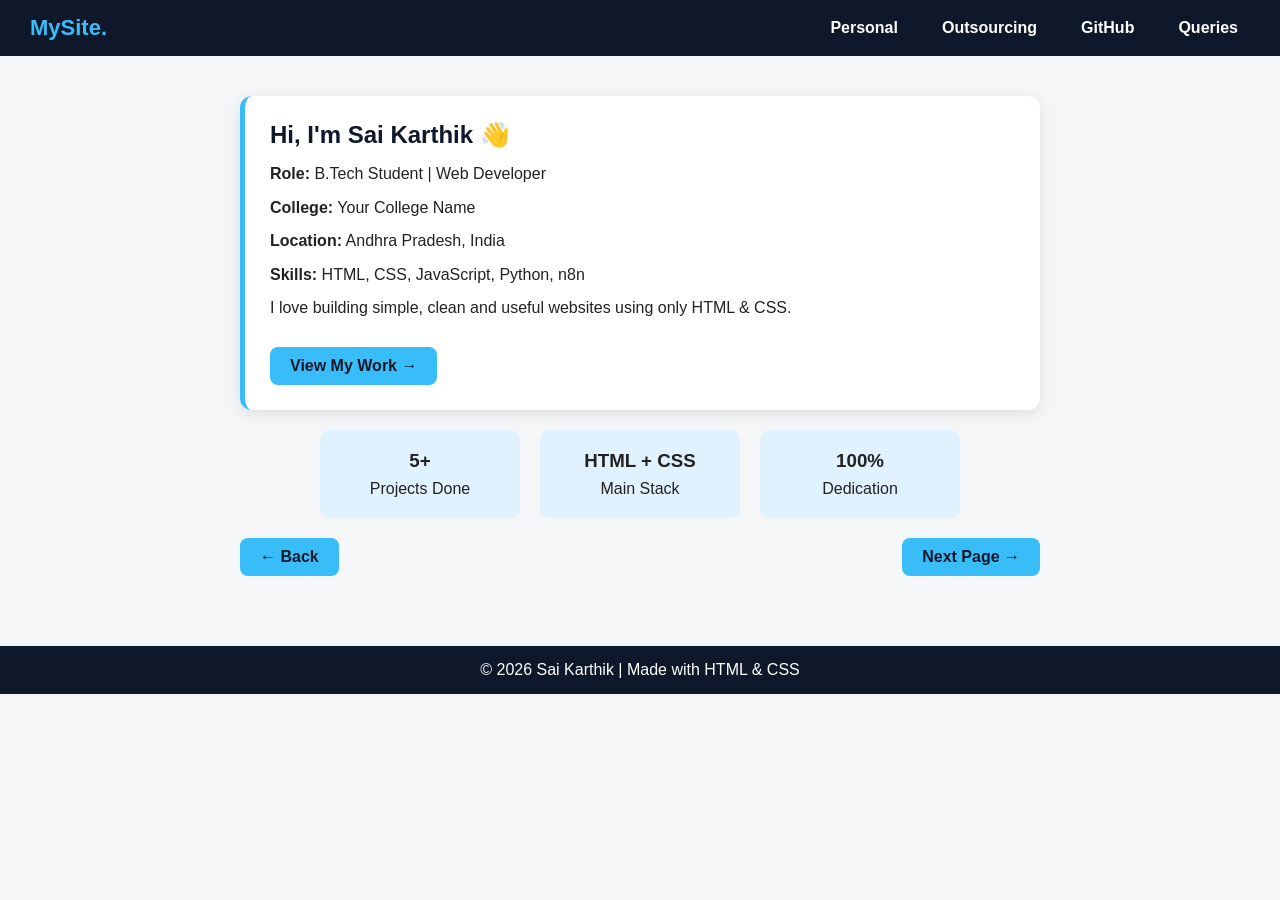
<file: index.html>
<!DOCTYPE html>
<html>
<head>
  <title>My Website - Home</title>
  <link rel="stylesheet" href="style.css">
</head>
<body>

  <nav class="navbar">
    <div class="logo">MySite.</div>
    <ul class="nav-links">
      <li><a href="index.html">Personal</a></li>
      <li><a href="outsourcing.html">Outsourcing</a></li>
      <li><a href="github.html">GitHub</a></li>
      <li><a href="contact.html">Queries</a></li>
    </ul>
  </nav>

  <div class="container">
    <div class="card">
      <h2>Hi, I'm Sai Karthik 👋</h2>
      <p><b>Role:</b> B.Tech Student | Web Developer</p>
      <p><b>College:</b> Your College Name</p>
      <p><b>Location:</b> Andhra Pradesh, India</p>
      <p><b>Skills:</b> HTML, CSS, JavaScript, Python, n8n</p>
      <p>I love building simple, clean and useful websites using only HTML & CSS.</p>
      <br>
      <a href="outsourcing.html" class="btn">View My Work →</a>
    </div>

    <div class="flex-row">
      <div class="flex-box"><h3>5+</h3><p>Projects Done</p></div>
      <div class="flex-box"><h3>HTML + CSS</h3><p>Main Stack</p></div>
      <div class="flex-box"><h3>100%</h3><p>Dedication</p></div>
    </div>
    <div class="flex-row" style="width: 800px; max-width: 95%;">
  <a href="contact.html" class="btn">← Back</a>
  <a href="outsourcing.html" target="_blank" class="btn" >Next Page →</a>
</div>
  </div>

  <div class="footer">© 2026 Sai Karthik | Made with HTML & CSS</div>
</body>
</html>
</file>
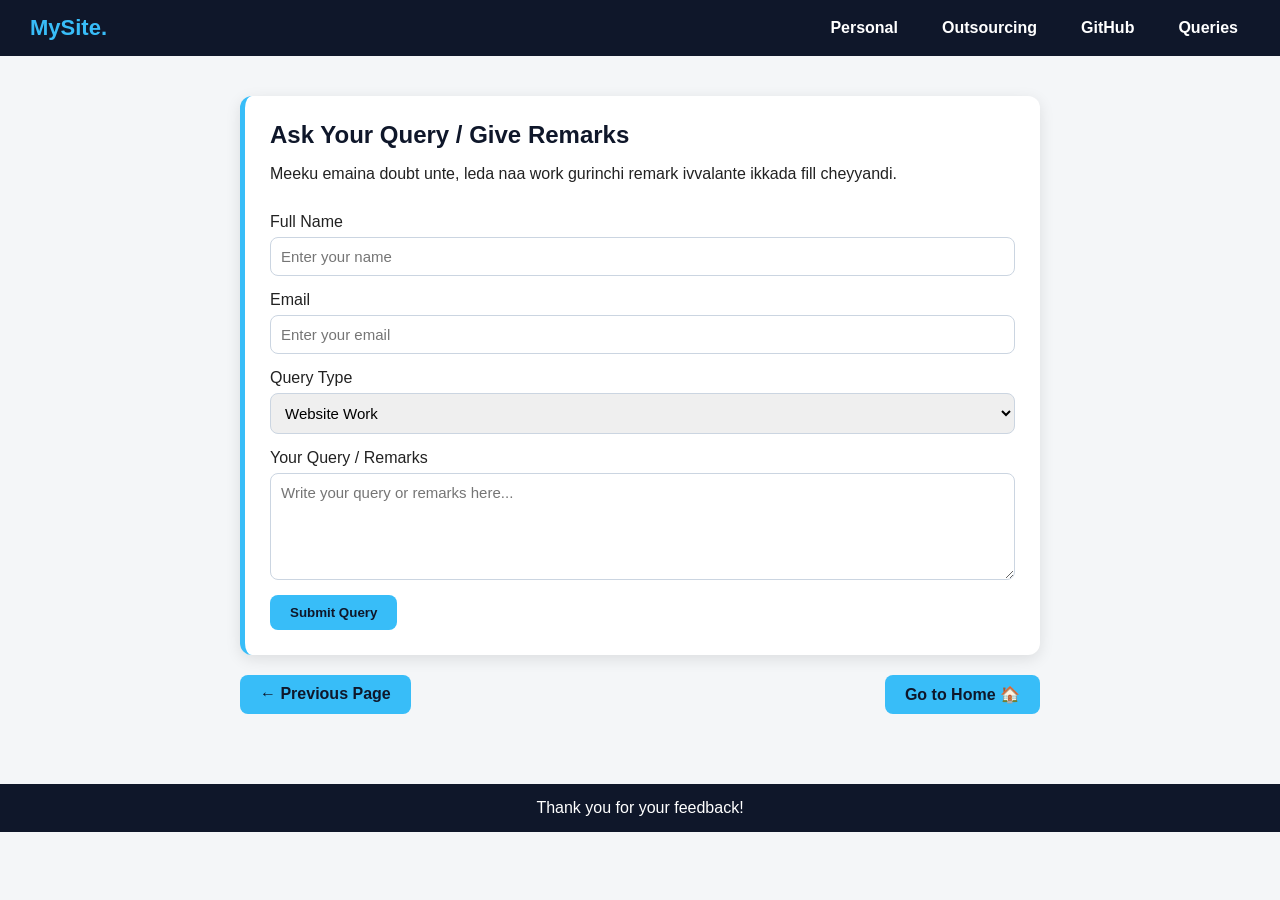
<file: contact.html>
<!DOCTYPE html>
<html>
<head>
  <title>Queries & Remarks</title>
  <link rel="stylesheet" href="style.css">
</head>
<body>
  <nav class="navbar">
    <div class="logo">MySite.</div>
    <ul class="nav-links">
      <li><a href="index.html">Personal</a></li>
      <li><a href="outsourcing.html">Outsourcing</a></li>
      <li><a href="github.html">GitHub</a></li>
      <li><a href="contact.html">Queries</a></li>
    </ul>
  </nav>

  <div class="container">
    <div class="card">
      <h2>Ask Your Query / Give Remarks</h2>
      <p>Meeku emaina doubt unte, leda naa work gurinchi remark ivvalante ikkada fill cheyyandi.</p>
      <br>
      <form>
        <div class="form-group">
          <label>Full Name</label>
          <input type="text" placeholder="Enter your name" required>
        </div>
        <div class="form-group">
          <label>Email</label>
          <input type="email" placeholder="Enter your email" required>
        </div>
        <div class="form-group">
          <label>Query Type</label>
          <select>
            <option>Website Work</option>
            <option>Outsourcing</option>
            <option>GitHub / Project</option>
            <option>Other</option>
          </select>
        </div>
        <div class="form-group">
          <label>Your Query / Remarks</label>
          <textarea rows="5" placeholder="Write your query or remarks here..." required></textarea>
        </div>
        <button class="btn" type="submit">Submit Query</button>
      </form>
    </div>
    <div class="flex-row" style="width: 800px; max-width: 95%;">
  <a href="github.html" class="btn">← Previous Page</a>
  <a href="index.html" target="_blank" class="btn">Go to Home 🏠</a>
</div>
  </div>
  <div class="footer">Thank you for your feedback!</div>
</body>
</html>
</file>
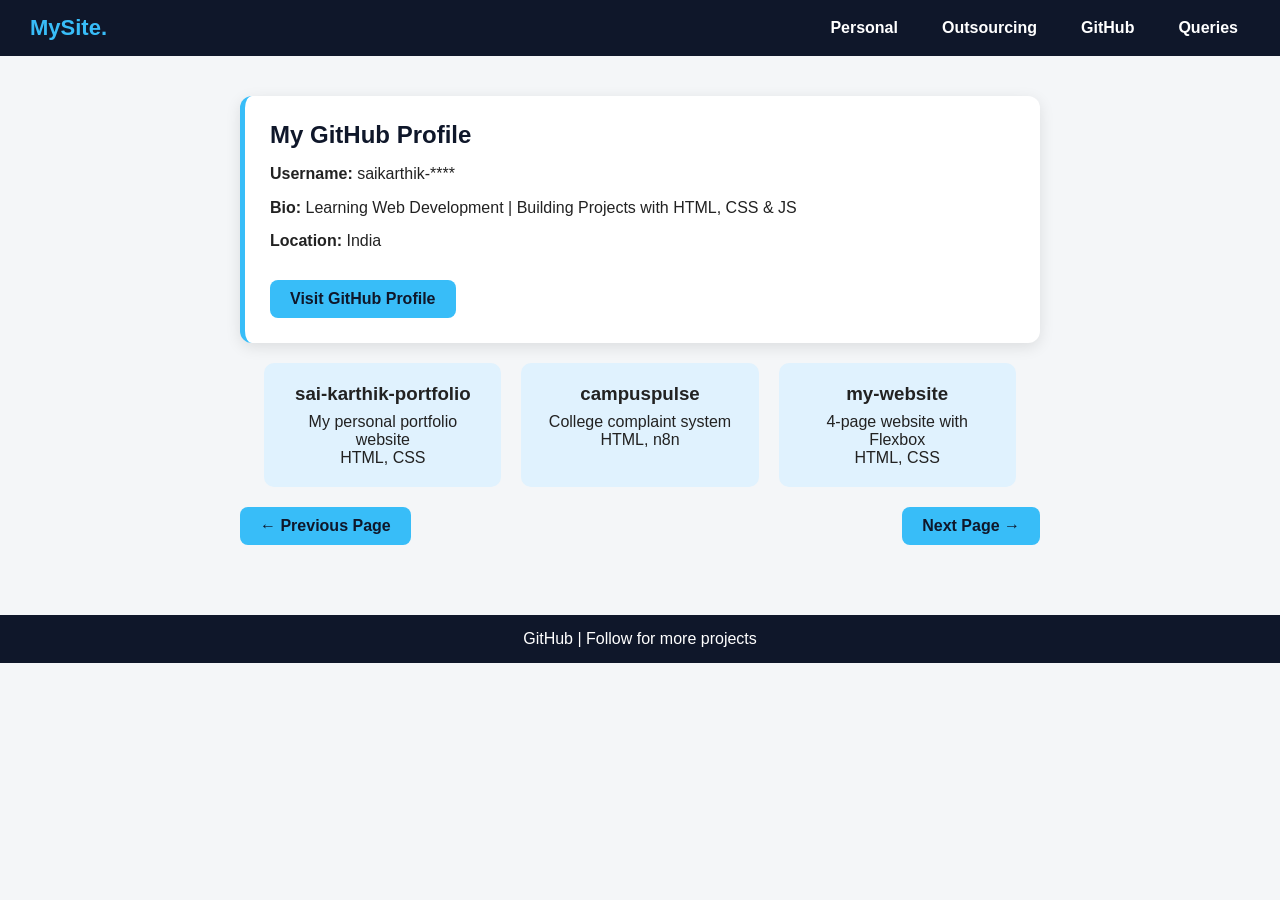
<file: github.html>
<!DOCTYPE html>
<html>
<head>
  <title>GitHub Profile</title>
  <link rel="stylesheet" href="style.css">
</head>
<body>
  <nav class="navbar">
    <div class="logo">MySite.</div>
    <ul class="nav-links">
      <li><a href="index.html">Personal</a></li>
      <li><a href="outsourcing.html">Outsourcing</a></li>
      <li><a href="github.html">GitHub</a></li>
      <li><a href="contact.html">Queries</a></li>
    </ul>
  </nav>

  <div class="container">
    <div class="card">
      <h2>My GitHub Profile</h2>
      <p><b>Username:</b> saikarthik-****</p>
      <p><b>Bio:</b> Learning Web Development | Building Projects with HTML, CSS & JS</p>
      <p><b>Location:</b> India</p>
      <br>
      <a href="https://github.com/" target="_blank" class="btn">Visit GitHub Profile</a>
    </div>

    <div class="flex-row">
      <div class="flex-box"><h3>sai-karthik-portfolio</h3><p>My personal portfolio website</p><p>HTML, CSS</p></div>
      <div class="flex-box"><h3>campuspulse</h3><p>College complaint system</p><p>HTML, n8n</p></div>
      <div class="flex-box"><h3>my-website</h3><p>4-page website with Flexbox</p><p>HTML, CSS</p></div>
    </div>
    <div class="flex-row" style="width: 800px; max-width: 95%;">
  <a href="outsourcing.html" class="btn">← Previous Page</a>
  <a href="contact.html" target="_blank" class="btn">Next Page →</a>
</div>  
  </div>
  <div class="footer">GitHub | Follow for more projects</div>
</body>
</html>
</file>
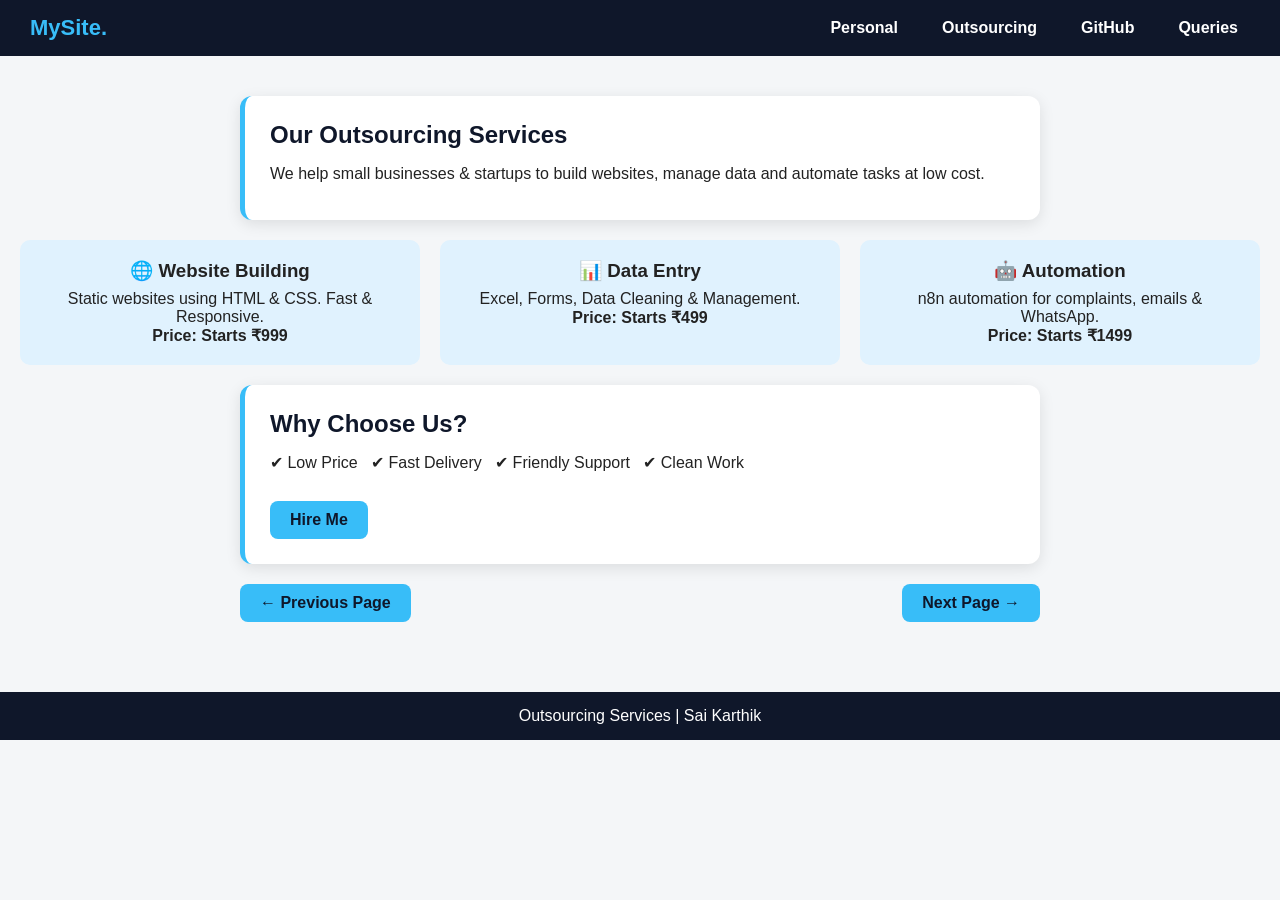
<file: outsourcing.html>
<!DOCTYPE html>
<html>
<head>
  <title>Outsourcing Services</title>
  <link rel="stylesheet" href="style.css">
</head>
<body>
  <nav class="navbar">
    <div class="logo">MySite.</div>
    <ul class="nav-links">
      <li><a href="index.html">Personal</a></li>
      <li><a href="outsourcing.html">Outsourcing</a></li>
      <li><a href="github.html">GitHub</a></li>
      <li><a href="contact.html">Queries</a></li>
    </ul>
  </nav>

  <div class="container">
    <div class="card">
      <h2>Our Outsourcing Services</h2>
      <p>We help small businesses & startups to build websites, manage data and automate tasks at low cost.</p>
    </div>

    <div class="flex-row">
      <div class="flex-box">
        <h3>🌐 Website Building</h3>
        <p>Static websites using HTML & CSS. Fast & Responsive.</p>
        <p><b>Price: Starts ₹999</b></p>
      </div>
      <div class="flex-box">
        <h3>📊 Data Entry</h3>
        <p>Excel, Forms, Data Cleaning & Management.</p>
        <p><b>Price: Starts ₹499</b></p>
      </div>
      <div class="flex-box">
        <h3>🤖 Automation</h3>
        <p>n8n automation for complaints, emails & WhatsApp.</p>
        <p><b>Price: Starts ₹1499</b></p>
      </div>
    </div>

    <div class="card">
      <h2>Why Choose Us?</h2>
      <p>✔ Low Price &nbsp; ✔ Fast Delivery &nbsp; ✔ Friendly Support &nbsp; ✔ Clean Work</p>
      <br>
      <a href="contact.html" class="btn">Hire Me</a>
    </div>
    <div class="flex-row" style="width: 800px; max-width: 95%;">
  <a href="index.html" class="btn">← Previous Page</a>
  <a href="github.html" target="_blank" class="btn">Next Page →</a>
</div>
  </div>
  <div class="footer">Outsourcing Services | Sai Karthik</div>
</body>
</html>
</file>
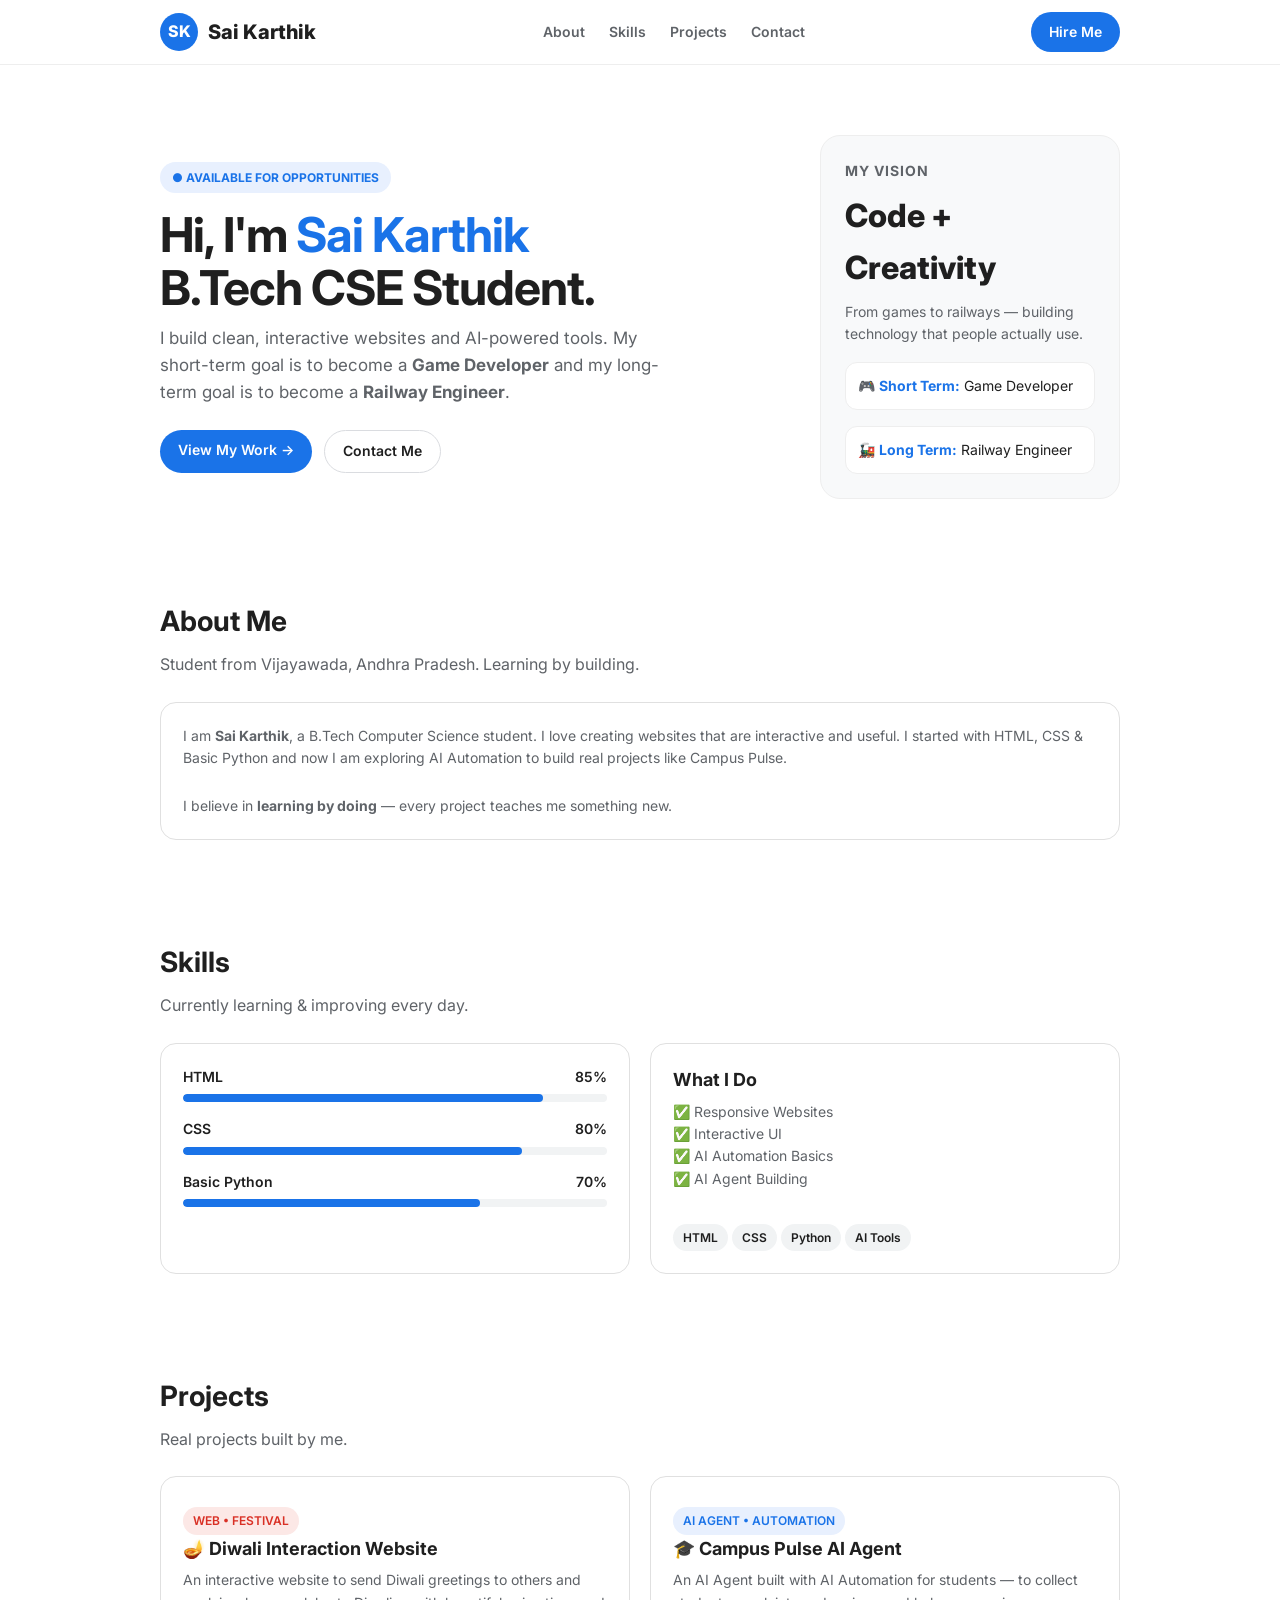
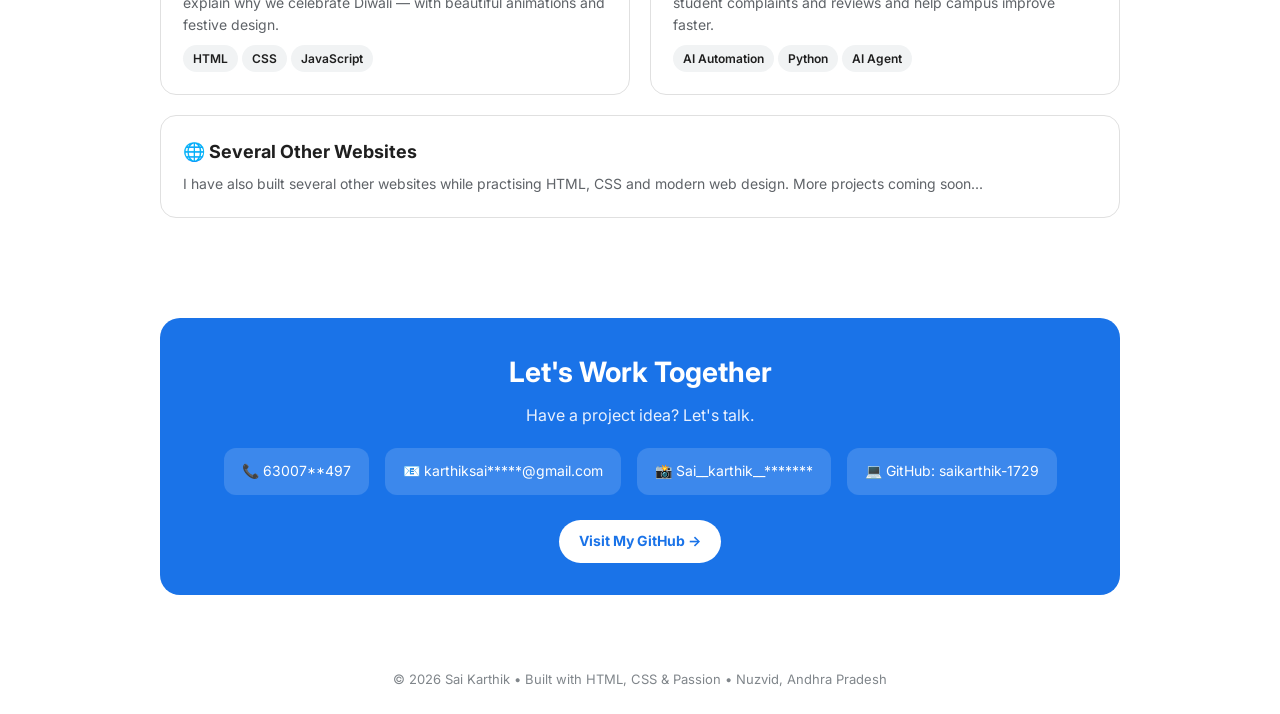
<file: portfolio.html>
<!DOCTYPE html>
<html lang="en">
<head>
<meta charset="UTF-8">
<meta name="viewport" content="width=device-width, initial-scale=1.0">
<title>Sai Karthik | Portfolio</title>
<link href="https://fonts.googleapis.com/css2?family=Inter:wght@400;600;700;800&display=swap" rel="stylesheet">
<style>
*{margin:0;padding:0;box-sizing:border-box;font-family:'Inter',sans-serif}
body{background:#fff;color:#1f1f1f;line-height:1.6}
a{text-decoration:none;color:inherit}
.container{max-width:1000px;margin:auto;padding:0 20px}
/* NAV */
nav{position:sticky;top:0;background:rgba(255,255,255,.95);backdrop-filter:blur(10px);border-bottom:1px solid #eee;z-index:10}
.nav-inner{display:flex;justify-content:space-between;align-items:center;height:64px}
.logo{display:flex;align-items:center;gap:10px;font-weight:800;font-size:20px}
.logo span{width:38px;height:38px;background:#1a73e8;color:#fff;display:grid;place-items:center;border-radius:50%;font-size:16px}
.nav-links{display:flex;gap:24px;font-size:14px;font-weight:600;color:#5f6368}
.nav-links a:hover{color:#1a73e8}
.btn{background:#1a73e8;color:#fff!important;padding:9px 18px;border-radius:999px;font-size:14px;font-weight:600}
/* HERO */
.hero{padding:70px 0 50px;display:flex;gap:40px;align-items:center;flex-wrap:wrap}
.hero-text{flex:1;min-width:280px}
.badge{background:#e8f0fe;color:#1a73e8;padding:6px 12px;border-radius:999px;font-size:12px;font-weight:700;display:inline-block}
.hero h1{font-size:48px;line-height:1.1;margin:16px 0 10px;letter-spacing:-1px}
.hero h1 span{color:#1a73e8}
.hero p{color:#5f6368;font-size:17px;max-width:520px}
.hero-btns{margin-top:24px;display:flex;gap:12px;flex-wrap:wrap}
.btn-outline{border:1px solid #dadce0;padding:9px 18px;border-radius:999px;font-size:14px;font-weight:600}
.hero-card{background:#f8f9fa;border:1px solid #eee;border-radius:20px;padding:24px;width:300px}
.hero-card h3{font-size:14px;color:#5f6368;text-transform:uppercase;letter-spacing:1px}
.hero-card .big{font-size:32px;font-weight:800;margin:8px 0}
.hero-card p{font-size:14px;color:#5f6368}
.goal-box{margin-top:16px;background:#fff;border:1px solid #eee;border-radius:12px;padding:12px;font-size:14px}
.goal-box b{color:#1a73e8}
/* SECTION */
section{padding:50px 0}
h2{font-size:28px;margin-bottom:8px}
.sub{color:#5f6368;margin-bottom:24px}
.grid{display:grid;grid-template-columns:1fr 1fr;gap:20px}
@media(max-width:700px){.grid{grid-template-columns:1fr}.hero h1{font-size:36px}}
.card{border:1px solid #e0e0e0;border-radius:16px;padding:22px;transition:.2s}
.card:hover{box-shadow:0 10px 30px rgba(0,0,0,.08);transform:translateY(-2px)}
.card h3{font-size:18px;margin-bottom:6px}
.card p{font-size:14px;color:#5f6368}
.tag{display:inline-block;background:#f1f3f4;padding:4px 10px;border-radius:999px;font-size:12px;font-weight:600;margin:8px 4px 0 0}
/* SKILLS */
.skill{margin-bottom:16px}
.skill-top{display:flex;justify-content:space-between;font-size:14px;font-weight:600;margin-bottom:6px}
.bar{height:8px;background:#f1f3f4;border-radius:999px;overflow:hidden}
.fill{height:100%;background:#1a73e8;border-radius:999px}
/* CONTACT */
.contact{background:#1a73e8;color:#fff;border-radius:20px;padding:32px;text-align:center}
.contact h2{color:#fff}
.contact p{color:#e8f0fe}
.contact-grid{display:flex;justify-content:center;gap:16px;flex-wrap:wrap;margin-top:20px}
.contact-item{background:rgba(255,255,255,.15);padding:12px 18px;border-radius:12px;font-size:14px}
footer{text-align:center;padding:24px;color:#80868b;font-size:13px}
</style>
</head>
<body>

<nav><div class="container nav-inner">
<div class="logo"><span>SK</span> Sai Karthik</div>
<div class="nav-links"><a href="#about">About</a><a href="#skills">Skills</a><a href="#projects">Projects</a><a href="#contact">Contact</a></div>
<a class="btn" href="#contact">Hire Me</a>
</div></nav>

<div class="container">
<div class="hero">
<div class="hero-text">
<span class="badge">● AVAILABLE FOR OPPORTUNITIES</span>
<h1>Hi, I'm <span>Sai Karthik</span><br>B.Tech CSE Student.</h1>
<p>I build clean, interactive websites and AI-powered tools. My short-term goal is to become a <b>Game Developer</b> and my long-term goal is to become a <b>Railway Engineer</b>.</p>
<div class="hero-btns"><a class="btn" href="#projects">View My Work →</a><a class="btn-outline" href="#contact">Contact Me</a></div>
</div>
<div class="hero-card">
<h3>My Vision</h3>
<div class="big">Code + Creativity</div>
<p>From games to railways — building technology that people actually use.</p>
<div class="goal-box">🎮 <b>Short Term:</b> Game Developer</div>
<div class="goal-box">🚂 <b>Long Term:</b> Railway Engineer</div>
</div>
</div>

<section id="about"><h2>About Me</h2><p class="sub">Student from Vijayawada, Andhra Pradesh. Learning by building.</p>
<div class="card"><p>I am <b>Sai Karthik</b>, a B.Tech Computer Science student. I love creating websites that are interactive and useful. I started with HTML, CSS & Basic Python and now I am exploring AI Automation to build real projects like Campus Pulse.</p><br><p>I believe in <b>learning by doing</b> — every project teaches me something new.</p></div>
</section>

<section id="skills"><h2>Skills</h2><p class="sub">Currently learning & improving every day.</p>
<div class="grid">
<div class="card">
<div class="skill"><div class="skill-top"><span>HTML</span><span>85%</span></div><div class="bar"><div class="fill" style="width:85%"></div></div></div>
<div class="skill"><div class="skill-top"><span>CSS</span><span>80%</span></div><div class="bar"><div class="fill" style="width:80%"></div></div></div>
<div class="skill"><div class="skill-top"><span>Basic Python</span><span>70%</span></div><div class="bar"><div class="fill" style="width:70%"></div></div></div>
</div>
<div class="card"><h3>What I Do</h3><p>✅ Responsive Websites<br>✅ Interactive UI<br>✅ AI Automation Basics<br>✅ AI Agent Building</p><br><span class="tag">HTML</span><span class="tag">CSS</span><span class="tag">Python</span><span class="tag">AI Tools</span></div>
</div>
</section>

<section id="projects"><h2>Projects</h2><p class="sub">Real projects built by me.</p>
<div class="grid">
<div class="card"><span class="tag" style="background:#fce8e6;color:#d93025">WEB • FESTIVAL</span><h3>🪔 Diwali Interaction Website</h3><p>An interactive website to send Diwali greetings to others and explain why we celebrate Diwali — with beautiful animations and festive design.</p><span class="tag">HTML</span><span class="tag">CSS</span><span class="tag">JavaScript</span></div>
<div class="card"><span class="tag" style="background:#e8f0fe;color:#1a73e8">AI AGENT • AUTOMATION</span><h3>🎓 Campus Pulse AI Agent</h3><p>An AI Agent built with AI Automation for students — to collect student complaints and reviews and help campus improve faster.</p><span class="tag">AI Automation</span><span class="tag">Python</span><span class="tag">AI Agent</span></div>
</div>
<div class="card" style="margin-top:20px"><h3>🌐 Several Other Websites</h3><p>I have also built several other websites while practising HTML, CSS and modern web design. More projects coming soon...</p></div>
</section>

<section id="contact"><div class="contact"><h2>Let's Work Together</h2><p>Have a project idea? Let's talk.</p>
<div class="contact-grid">
<div class="contact-item">📞 63007**497</div>
<div class="contact-item">📧 karthiksai*****@gmail.com</div>
<div class="contact-item">📸 Sai__karthik__*******</div>
<div class="contact-item">💻 GitHub: saikarthik-1729</div>
</div>
<br><a href="https://github.com/saikarthik-1729" target="_blank" style="background:#fff;color:#1a73e8;padding:10px 20px;border-radius:999px;font-weight:700;font-size:14px;display:inline-block">Visit My GitHub →</a>
</div></section>
</div>

<footer>© 2026 Sai Karthik • Built with HTML, CSS & Passion • Nuzvid, Andhra Pradesh</footer>

</body>
</html>
</file>
<file: style.css>
* {
  margin: 0;
  padding: 0;
  box-sizing: border-box;
  font-family: Arial, sans-serif;
}

body {
  background-color: #f4f6f8;
  color: #222;
}

/* NAVBAR - FLEXBOX */
.navbar {
  background-color: #0f172a;
  color: white;
  display: flex;
  justify-content: space-between;
  align-items: center;
  padding: 15px 30px;
  position: sticky;
  top: 0;
}

.logo {
  font-size: 22px;
  font-weight: bold;
  color: #38bdf8;
}

.nav-links {
  display: flex;
  list-style: none;
  gap: 20px;
}

.nav-links a {
  color: white;
  text-decoration: none;
  font-weight: bold;
  padding: 8px 12px;
  border-radius: 6px;
}

.nav-links a:hover {
  background-color: #38bdf8;
  color: #0f172a;
}

/* COMMON LAYOUT */
.container {
  display: flex;
  flex-direction: column;
  align-items: center;
  padding: 40px 20px;
  gap: 20px;
}

.card {
  background-color: white;
  width: 800px;
  max-width: 95%;
  padding: 25px;
  border-radius: 12px;
  box-shadow: 0 4px 15px rgba(0,0,0,0.1);
  border-left: 5px solid #38bdf8;
}

.card h2 {
  margin-bottom: 12px;
  color: #0f172a;
}

.card p {
  line-height: 1.6;
  margin-bottom: 8px;
}

.btn {
  background-color: #38bdf8;
  color: #0f172a;
  padding: 10px 20px;
  border: none;
  border-radius: 8px;
  font-weight: bold;
  cursor: pointer;
  text-decoration: none;
  display: inline-block;
}

.btn:hover {
  background-color: #0ea5e9;
  color: white;
}

/* FLEX ROW */
.flex-row {
  display: flex;
  gap: 20px;
  justify-content: space-between;
  flex-wrap: wrap;
}

.flex-box {
  flex: 1;
  background-color: #e0f2fe;
  padding: 20px;
  border-radius: 10px;
  text-align: center;
  min-width: 200px;
}

.flex-box h3 { margin-bottom: 8px; }

/* FORM */
.form-group {
  display: flex;
  flex-direction: column;
  gap: 6px;
  margin-bottom: 15px;
}

input, textarea, select {
  padding: 10px;
  border: 1px solid #cbd5e1;
  border-radius: 8px;
  font-size: 15px;
  width: 100%;
}

input:focus, textarea:focus {
  outline: none;
  border-color: #38bdf8;
  box-shadow: 0 0 0 2px #bae6fd;
}

.footer {
  background-color: #0f172a;
  color: white;
  text-align: center;
  padding: 15px;
  margin-top: 30px;
}
</file>
